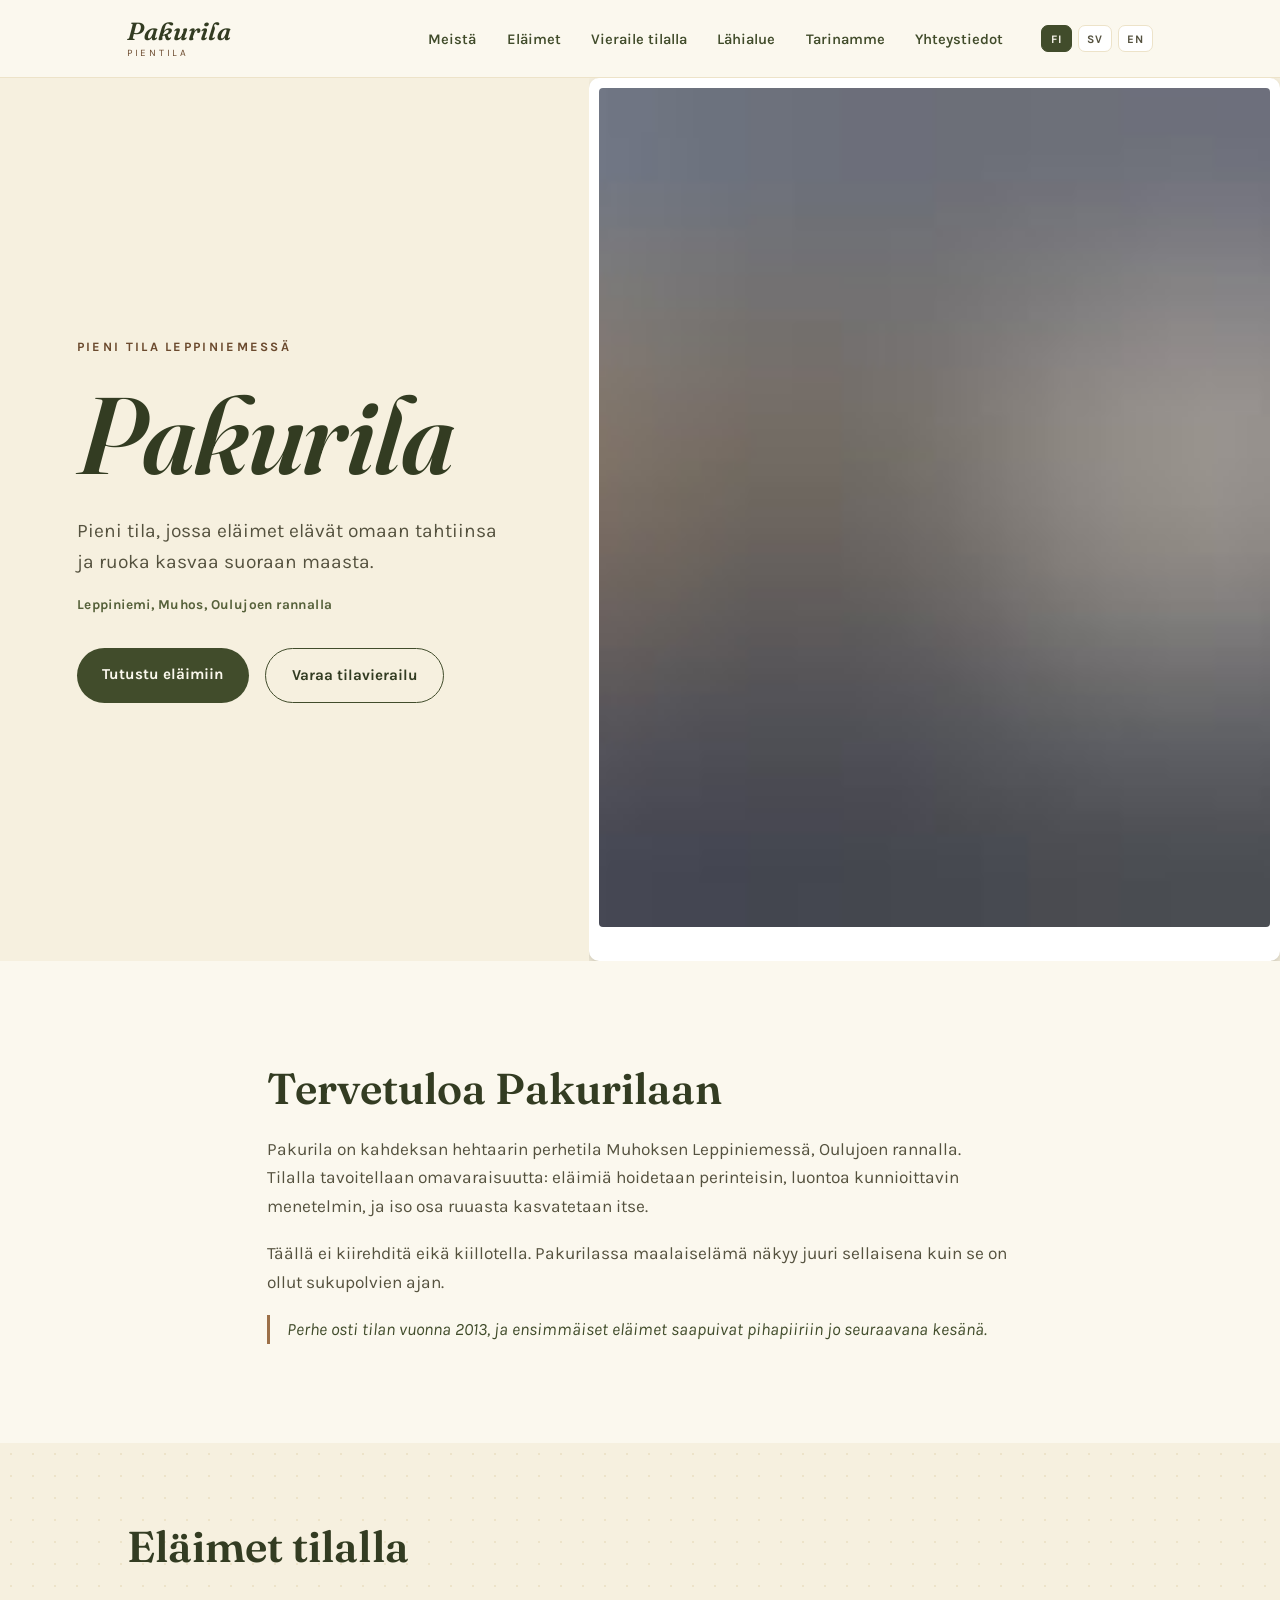
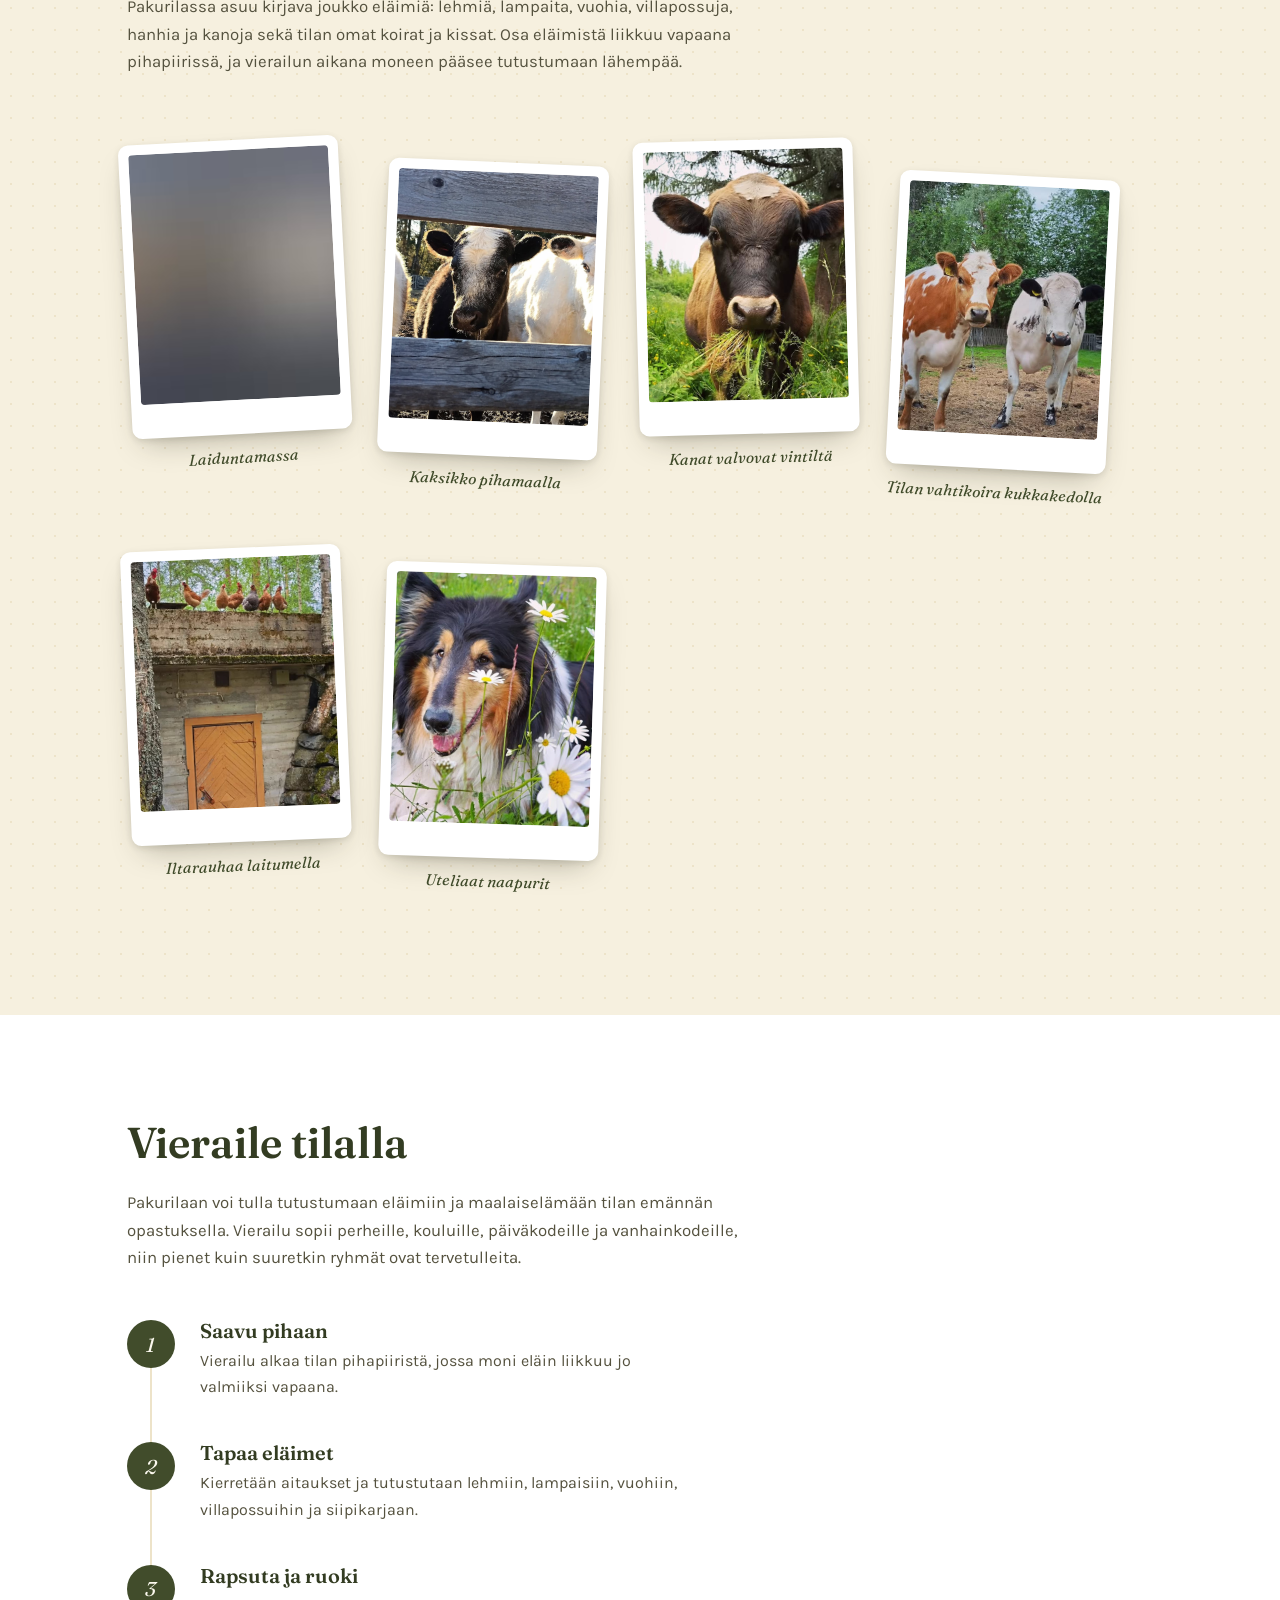
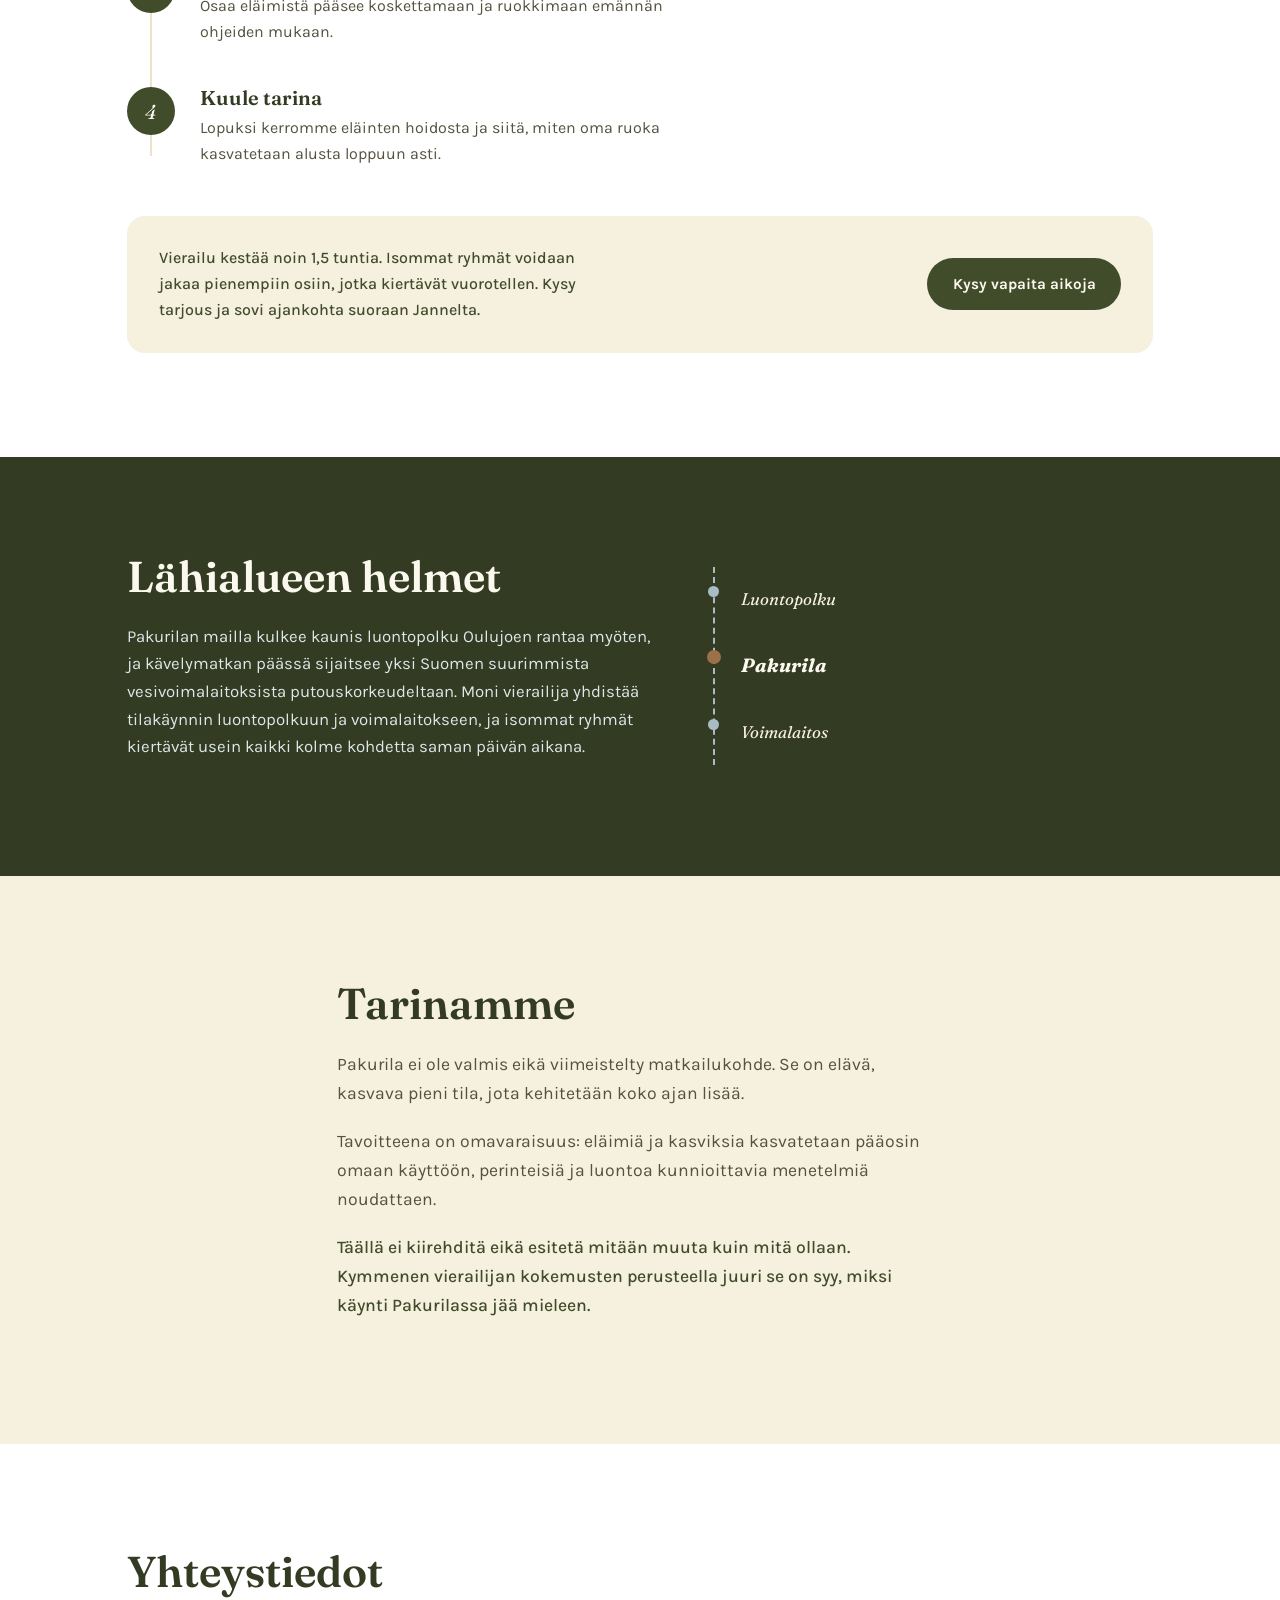
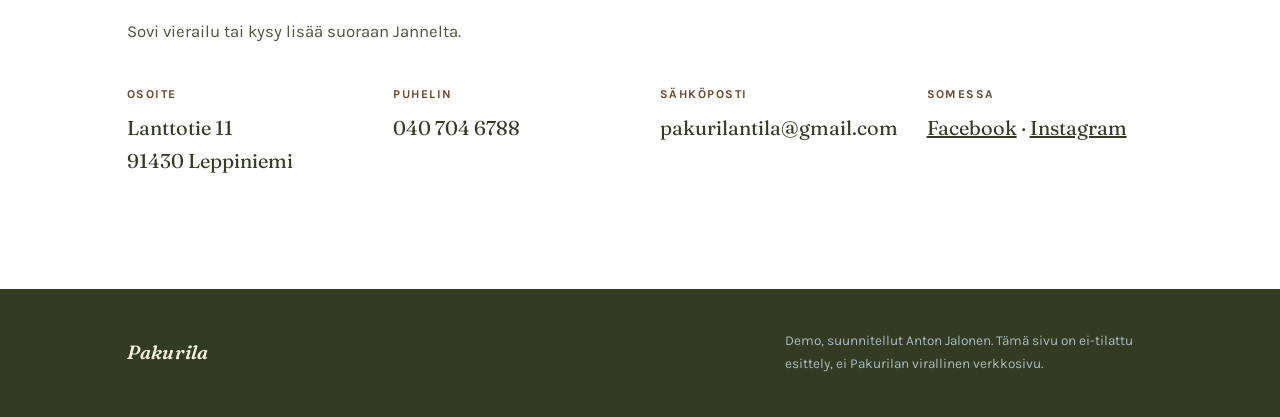
<file: index.html>
<!DOCTYPE html>
<html lang="fi">
<head>
<meta charset="UTF-8">
<meta name="viewport" content="width=device-width, initial-scale=1.0">
<title>Pakurila, pieni tila Leppiniemessä, Muhos</title>
<meta name="description" content="Pakurila on kahdeksan hehtaarin perhetila Muhoksen Leppiniemessä. Tutustu eläimiin, varaa opastettu tilavierailu ja lue tarinamme omavaraisesta maalaiselämästä.">
<link rel="preconnect" href="https://fonts.googleapis.com">
<link rel="preconnect" href="https://fonts.gstatic.com" crossorigin>
<link href="https://fonts.googleapis.com/css2?family=Fraunces:ital,opsz,wght@0,9..144,400;0,9..144,500;0,9..144,600;1,9..144,500;1,9..144,600&family=Karla:wght@400;500;600;700&display=swap" rel="stylesheet">
<link rel="stylesheet" href="css/style.css">
</head>
<body data-title-fi="Pakurila, pieni tila Leppiniemessä, Muhos" data-title-sv="Pakurila, en liten gård i Leppiniemi, Muhos" data-title-en="Pakurila, a small farm in Leppiniemi, Muhos">

<a class="skip-link" href="#main" data-fi="Siirry sisältöön" data-sv="Gå till innehållet" data-en="Skip to content">Siirry sisältöön</a>

<header class="site-header" id="site-header">
  <div class="header-inner">
    <a class="brand" href="#hero" aria-label="Pakurila, etusivulle">
      <span class="brand-word">Pakurila</span>
      <span class="brand-sub">Pientila</span>
    </a>

    <button class="nav-toggle" id="nav-toggle" aria-label="Avaa valikko" aria-expanded="false" aria-controls="site-nav">
      <span></span>
    </button>

    <nav class="site-nav" id="site-nav" aria-label="Päävalikko">
      <ul>
        <li><a href="#meista" data-fi="Meistä" data-sv="Om oss" data-en="About">Meistä</a></li>
        <li><a href="#elaimet" data-fi="Eläimet" data-sv="Djuren" data-en="Animals">Eläimet</a></li>
        <li><a href="#vieraile" data-fi="Vieraile tilalla" data-sv="Besök gården" data-en="Visit the farm">Vieraile tilalla</a></li>
        <li><a href="#lahialue" data-fi="Lähialue" data-sv="Närområdet" data-en="Nearby">Lähialue</a></li>
        <li><a href="#tarina" data-fi="Tarinamme" data-sv="Vår historia" data-en="Our story">Tarinamme</a></li>
        <li><a href="#yhteystiedot" data-fi="Yhteystiedot" data-sv="Kontakt" data-en="Contact">Yhteystiedot</a></li>
      </ul>
      <div class="lang-switch" role="group" aria-label="Kieli / Språk / Language">
        <button class="lang-btn" data-lang="fi" aria-pressed="true">FI</button>
        <button class="lang-btn" data-lang="sv" aria-pressed="false">SV</button>
        <button class="lang-btn" data-lang="en" aria-pressed="false">EN</button>
      </div>
    </nav>
  </div>
</header>

<main id="main">

  <!-- HERO: asymmetric offset, no gradient overlay, text on solid ground -->
  <section class="hero" id="hero">
    <div class="hero-text">
      <p class="eyebrow" data-fi="Pieni tila Leppiniemessä" data-sv="En liten gård i Leppiniemi" data-en="A small farm in Leppiniemi">Pieni tila Leppiniemessä</p>
      <h1 class="hero-title">Pakurila</h1>
      <p class="hero-tagline" data-fi="Pieni tila, jossa eläimet elävät omaan tahtiinsa ja ruoka kasvaa suoraan maasta." data-sv="En liten gård där djuren får leva i sin egen takt och maten växer direkt ur jorden." data-en="A small farm where animals live at their own pace and food grows straight from the soil.">Pieni tila, jossa eläimet elävät omaan tahtiinsa ja ruoka kasvaa suoraan maasta.</p>
      <p class="hero-meta" data-fi="Leppiniemi, Muhos, Oulujoen rannalla" data-sv="Leppiniemi, Muhos, vid Uleälvens strand" data-en="Leppiniemi, Muhos, on the banks of the Oulujoki river">Leppiniemi, Muhos, Oulujoen rannalla</p>
      <div class="hero-actions">
        <a class="btn btn-primary" href="#elaimet" data-fi="Tutustu eläimiin" data-sv="Upptäck djuren" data-en="Meet the animals">Tutustu eläimiin</a>
        <a class="btn btn-ghost" href="#vieraile" data-fi="Varaa tilavierailu" data-sv="Boka ett gårdsbesök" data-en="Book a farm visit">Varaa tilavierailu</a>
      </div>
    </div>
    <div class="hero-photo">
      <div class="snap-frame snap-frame--hero">
        <img src="images/lehma-laiduntaa.jpg" alt="Lehmiä laitumella Pakurilan niityllä" loading="eager"
             onerror="this.parentElement.classList.add('is-empty');this.style.display='none'">
        <div class="ph-fallback">
          <svg viewBox="0 0 48 48" fill="none" stroke-width="1.5" aria-hidden="true"><path d="M8 36 18 22l7 8 6-9 9 15" stroke-linecap="round" stroke-linejoin="round"/><circle cx="16" cy="14" r="4"/></svg>
          <span data-fi="Valokuva tulossa" data-sv="Foto kommer" data-en="Photo coming soon">Valokuva tulossa</span>
        </div>
      </div>
    </div>
  </section>

  <!-- WELCOME -->
  <section class="welcome" id="meista">
    <div class="section-inner welcome-inner">
      <h2 data-fi="Tervetuloa Pakurilaan" data-sv="Välkommen till Pakurila" data-en="Welcome to Pakurila">Tervetuloa Pakurilaan</h2>
      <div class="welcome-text">
        <p data-fi="Pakurila on kahdeksan hehtaarin perhetila Muhoksen Leppiniemessä, Oulujoen rannalla. Tilalla tavoitellaan omavaraisuutta: eläimiä hoidetaan perinteisin, luontoa kunnioittavin menetelmin, ja iso osa ruuasta kasvatetaan itse."
           data-sv="Pakurila är en åtta hektar stor familjegård i Leppiniemi, Muhos, vid Uleälvens strand. Gården strävar efter självförsörjning: djuren sköts med traditionella, naturnära metoder, och en stor del av maten odlas på plats."
           data-en="Pakurila is an eight hectare family farm in Leppiniemi, Muhos, on the banks of the Oulujoki river. The farm works toward self-sufficiency: animals are cared for using traditional, nature-close methods, and much of the food is grown right here.">
          Pakurila on kahdeksan hehtaarin perhetila Muhoksen Leppiniemessä, Oulujoen rannalla. Tilalla tavoitellaan omavaraisuutta: eläimiä hoidetaan perinteisin, luontoa kunnioittavin menetelmin, ja iso osa ruuasta kasvatetaan itse.
        </p>
        <p data-fi="Täällä ei kiirehditä eikä kiillotella. Pakurilassa maalaiselämä näkyy juuri sellaisena kuin se on ollut sukupolvien ajan."
           data-sv="Här finns ingen brådska och ingen fasad. På Pakurila syns lantlivet precis som det har levts i generationer."
           data-en="There is no rush here and no polish. Pakurila shows country life exactly as it has been lived for generations.">
          Täällä ei kiirehditä eikä kiillotella. Pakurilassa maalaiselämä näkyy juuri sellaisena kuin se on ollut sukupolvien ajan.
        </p>
        <p class="fact-line" data-fi="Perhe osti tilan vuonna 2013, ja ensimmäiset eläimet saapuivat pihapiiriin jo seuraavana kesänä."
           data-sv="Familjen köpte gården 2013, och de första djuren flyttade in redan sommaren därpå."
           data-en="The family bought the farm in 2013, and the first animals arrived the very next summer.">
          Perhe osti tilan vuonna 2013, ja ensimmäiset eläimet saapuivat pihapiiriin jo seuraavana kesänä.
        </p>
      </div>
    </div>
  </section>

  <!-- ANIMALS: corkboard gallery -->
  <section class="animals" id="elaimet">
    <div class="section-inner">
      <h2 data-fi="Eläimet tilalla" data-sv="Djuren på gården" data-en="The animals on the farm">Eläimet tilalla</h2>
      <p class="section-intro" data-fi="Pakurilassa asuu kirjava joukko eläimiä: lehmiä, lampaita, vuohia, villapossuja, hanhia ja kanoja sekä tilan omat koirat ja kissat. Osa eläimistä liikkuu vapaana pihapiirissä, ja vierailun aikana moneen pääsee tutustumaan lähempää."
         data-sv="På Pakurila bor en brokig skara djur: kor, får, getter, ullsvin, gäss och höns, samt gårdens egna hundar och katter. En del av djuren rör sig fritt på gårdsplanen, och under besöket får man ofta lära känna flera av dem på nära håll."
         data-en="Pakurila is home to a colourful mix of animals: cows, sheep, goats, curly coated wool pigs, geese and hens, along with the farm's own dogs and cats. Some of the animals roam freely around the yard, and visitors often get to know several of them up close during a visit.">
        Pakurilassa asuu kirjava joukko eläimiä: lehmiä, lampaita, vuohia, villapossuja, hanhia ja kanoja sekä tilan omat koirat ja kissat. Osa eläimistä liikkuu vapaana pihapiirissä, ja vierailun aikana moneen pääsee tutustumaan lähempää.
      </p>

      <div class="corkboard">
        <figure class="snap snap--1">
          <div class="snap-frame">
            <img src="images/lehma-laiduntaa.jpg" alt="Lehmä syömässä ruohoa Pakurilassa" loading="lazy" onerror="this.parentElement.classList.add('is-empty')">
            <div class="ph-fallback"><svg viewBox="0 0 48 48" fill="none" stroke-width="1.5" aria-hidden="true"><path d="M8 36 18 22l7 8 6-9 9 15" stroke-linecap="round" stroke-linejoin="round"/><circle cx="16" cy="14" r="4"/></svg><span data-fi="Kuva tulossa" data-sv="Foto kommer" data-en="Photo coming">Kuva tulossa</span></div>
          </div>
          <figcaption data-fi="Laiduntamassa" data-sv="På bete" data-en="Grazing">Laiduntamassa</figcaption>
        </figure>

        <figure class="snap snap--2">
          <div class="snap-frame">
            <img src="images/lehmat-kaksikko.jpg" alt="Kaksi lehmää seisomassa pihamaalla" loading="lazy" onerror="this.parentElement.classList.add('is-empty')">
            <div class="ph-fallback"><svg viewBox="0 0 48 48" fill="none" stroke-width="1.5" aria-hidden="true"><path d="M8 36 18 22l7 8 6-9 9 15" stroke-linecap="round" stroke-linejoin="round"/><circle cx="16" cy="14" r="4"/></svg><span data-fi="Kuva tulossa" data-sv="Foto kommer" data-en="Photo coming">Kuva tulossa</span></div>
          </div>
          <figcaption data-fi="Kaksikko pihamaalla" data-sv="Ett par på gårdsplanen" data-en="A pair in the yard">Kaksikko pihamaalla</figcaption>
        </figure>

        <figure class="snap snap--3">
          <div class="snap-frame">
            <img src="images/vaja-kanat.jpg" alt="Kanoja vajan turvekatolla Pakurilassa" loading="lazy" onerror="this.parentElement.classList.add('is-empty')">
            <div class="ph-fallback"><svg viewBox="0 0 48 48" fill="none" stroke-width="1.5" aria-hidden="true"><path d="M8 36 18 22l7 8 6-9 9 15" stroke-linecap="round" stroke-linejoin="round"/><circle cx="16" cy="14" r="4"/></svg><span data-fi="Kuva tulossa" data-sv="Foto kommer" data-en="Photo coming">Kuva tulossa</span></div>
          </div>
          <figcaption data-fi="Kanat valvovat vintiltä" data-sv="Hönsen vakar från taket" data-en="The hens keep watch from the roof">Kanat valvovat vintiltä</figcaption>
        </figure>

        <figure class="snap snap--4">
          <div class="snap-frame">
            <img src="images/koira-paivankakkarat.jpg" alt="Tilan koira päivänkakkaraniityllä" loading="lazy" onerror="this.parentElement.classList.add('is-empty')">
            <div class="ph-fallback"><svg viewBox="0 0 48 48" fill="none" stroke-width="1.5" aria-hidden="true"><path d="M8 36 18 22l7 8 6-9 9 15" stroke-linecap="round" stroke-linejoin="round"/><circle cx="16" cy="14" r="4"/></svg><span data-fi="Kuva tulossa" data-sv="Foto kommer" data-en="Photo coming">Kuva tulossa</span></div>
          </div>
          <figcaption data-fi="Tilan vahtikoira kukkakedolla" data-sv="Gårdens vakthund bland prästkragarna" data-en="The farm dog among the daisies">Tilan vahtikoira kukkakedolla</figcaption>
        </figure>

        <figure class="snap snap--5">
          <div class="snap-frame">
            <img src="images/metsapolku-lehma.jpg" alt="Lehmiä laitumen reunalla metsän vieressä" loading="lazy" onerror="this.parentElement.classList.add('is-empty')">
            <div class="ph-fallback"><svg viewBox="0 0 48 48" fill="none" stroke-width="1.5" aria-hidden="true"><path d="M8 36 18 22l7 8 6-9 9 15" stroke-linecap="round" stroke-linejoin="round"/><circle cx="16" cy="14" r="4"/></svg><span data-fi="Kuva tulossa" data-sv="Foto kommer" data-en="Photo coming">Kuva tulossa</span></div>
          </div>
          <figcaption data-fi="Iltarauhaa laitumella" data-sv="Kvällsro på betesmarken" data-en="Evening calm on the pasture">Iltarauhaa laitumella</figcaption>
        </figure>

        <figure class="snap snap--6">
          <div class="snap-frame">
            <img src="images/lehmat-aidalla.jpg" alt="Uteliaita lehmiä puuaidan luona" loading="lazy" onerror="this.parentElement.classList.add('is-empty')">
            <div class="ph-fallback"><svg viewBox="0 0 48 48" fill="none" stroke-width="1.5" aria-hidden="true"><path d="M8 36 18 22l7 8 6-9 9 15" stroke-linecap="round" stroke-linejoin="round"/><circle cx="16" cy="14" r="4"/></svg><span data-fi="Kuva tulossa" data-sv="Foto kommer" data-en="Photo coming">Kuva tulossa</span></div>
          </div>
          <figcaption data-fi="Uteliaat naapurit" data-sv="Nyfikna grannar" data-en="Curious neighbours">Uteliaat naapurit</figcaption>
        </figure>
      </div>
    </div>
  </section>

  <!-- VISIT: signature steps timeline -->
  <section class="visit" id="vieraile">
    <div class="section-inner">
      <h2 data-fi="Vieraile tilalla" data-sv="Besök gården" data-en="Visit the farm">Vieraile tilalla</h2>
      <p class="section-intro" data-fi="Pakurilaan voi tulla tutustumaan eläimiin ja maalaiselämään tilan emännän opastuksella. Vierailu sopii perheille, kouluille, päiväkodeille ja vanhainkodeille, niin pienet kuin suuretkin ryhmät ovat tervetulleita."
         data-sv="På Pakurila kan man uppleva djuren och lantlivet under ledning av gårdens värdinna. Besöket passar familjer, skolor, daghem och äldreboenden, både mindre och större grupper är välkomna."
         data-en="At Pakurila you can experience the animals and country life with the farm's hostess as your guide. Visits suit families, schools, daycare groups and care homes alike, both small and large groups are welcome.">
        Pakurilaan voi tulla tutustumaan eläimiin ja maalaiselämään tilan emännän opastuksella. Vierailu sopii perheille, kouluille, päiväkodeille ja vanhainkodeille, niin pienet kuin suuretkin ryhmät ovat tervetulleita.
      </p>

      <ol class="visit-steps">
        <li class="visit-step">
          <span class="step-num">1</span>
          <div class="step-body">
            <h3 data-fi="Saavu pihaan" data-sv="Ankomst till gårdsplanen" data-en="Arrive in the yard">Saavu pihaan</h3>
            <p data-fi="Vierailu alkaa tilan pihapiiristä, jossa moni eläin liikkuu jo valmiiksi vapaana."
               data-sv="Besöket börjar på gårdsplanen, där flera djur redan rör sig fritt."
               data-en="The visit starts right in the farmyard, where several animals are already roaming free.">
              Vierailu alkaa tilan pihapiiristä, jossa moni eläin liikkuu jo valmiiksi vapaana.
            </p>
          </div>
        </li>
        <li class="visit-step">
          <span class="step-num">2</span>
          <div class="step-body">
            <h3 data-fi="Tapaa eläimet" data-sv="Möt djuren" data-en="Meet the animals">Tapaa eläimet</h3>
            <p data-fi="Kierretään aitaukset ja tutustutaan lehmiin, lampaisiin, vuohiin, villapossuihin ja siipikarjaan."
               data-sv="Vi går runt hagarna och bekantar oss med korna, fåren, getterna, ullsvinen och fjäderfäna."
               data-en="We walk the paddocks and get to know the cows, sheep, goats, wool pigs and poultry.">
              Kierretään aitaukset ja tutustutaan lehmiin, lampaisiin, vuohiin, villapossuihin ja siipikarjaan.
            </p>
          </div>
        </li>
        <li class="visit-step">
          <span class="step-num">3</span>
          <div class="step-body">
            <h3 data-fi="Rapsuta ja ruoki" data-sv="Klappa och mata" data-en="Pet and feed">Rapsuta ja ruoki</h3>
            <p data-fi="Osaa eläimistä pääsee koskettamaan ja ruokkimaan emännän ohjeiden mukaan."
               data-sv="Vissa djur får man klappa och mata enligt värdinnans instruktioner."
               data-en="Some animals can be petted and fed, following the hostess's guidance.">
              Osaa eläimistä pääsee koskettamaan ja ruokkimaan emännän ohjeiden mukaan.
            </p>
          </div>
        </li>
        <li class="visit-step">
          <span class="step-num">4</span>
          <div class="step-body">
            <h3 data-fi="Kuule tarina" data-sv="Lyssna på berättelsen" data-en="Hear the story">Kuule tarina</h3>
            <p data-fi="Lopuksi kerromme eläinten hoidosta ja siitä, miten oma ruoka kasvatetaan alusta loppuun asti."
               data-sv="Till sist berättar vi om djurskötsel och hur man odlar sin egen mat från början till slut."
               data-en="We finish by talking about animal care and how food is grown from the ground up, start to finish.">
              Lopuksi kerromme eläinten hoidosta ja siitä, miten oma ruoka kasvatetaan alusta loppuun asti.
            </p>
          </div>
        </li>
      </ol>

      <div class="visit-practical">
        <p data-fi="Vierailu kestää noin 1,5 tuntia. Isommat ryhmät voidaan jakaa pienempiin osiin, jotka kiertävät vuorotellen. Kysy tarjous ja sovi ajankohta suoraan Jannelta."
           data-sv="Besöket tar omkring 1,5 timme. Större grupper kan delas in i mindre grupper som turas om. Fråga om pris och kom överens om tid direkt med Janne."
           data-en="A visit takes about 1.5 hours. Larger groups can be split into smaller ones that take turns. Ask about pricing and agree on a time directly with Janne.">
          Vierailu kestää noin 1,5 tuntia. Isommat ryhmät voidaan jakaa pienempiin osiin, jotka kiertävät vuorotellen. Kysy tarjous ja sovi ajankohta suoraan Jannelta.
        </p>
        <a class="btn btn-primary" href="#yhteystiedot" data-fi="Kysy vapaita aikoja" data-sv="Fråga om lediga tider" data-en="Ask about availability">Kysy vapaita aikoja</a>
      </div>
    </div>
  </section>

  <!-- NEARBY -->
  <section class="nearby" id="lahialue">
    <div class="section-inner nearby-inner">
      <div class="nearby-text">
        <h2 data-fi="Lähialueen helmet" data-sv="Pärlor i närområdet" data-en="Nearby gems">Lähialueen helmet</h2>
        <p data-fi="Pakurilan mailla kulkee kaunis luontopolku Oulujoen rantaa myöten, ja kävelymatkan päässä sijaitsee yksi Suomen suurimmista vesivoimalaitoksista putouskorkeudeltaan. Moni vierailija yhdistää tilakäynnin luontopolkuun ja voimalaitokseen, ja isommat ryhmät kiertävät usein kaikki kolme kohdetta saman päivän aikana."
           data-sv="Längs Pakurilas mark löper en vacker naturstig utmed Uleälven, och på gångavstånd ligger ett av Finlands största vattenkraftverk mätt i fallhöjd. Många besökare kombinerar gårdsbesöket med naturstigen och kraftverket, och större grupper besöker gärna alla tre platser under samma dag."
           data-en="A beautiful nature trail runs along the Oulujoki riverbank right at Pakurila's border, and a short walk away stands one of Finland's largest hydroelectric power plants by drop height. Many visitors combine the farm visit with the trail and the power plant, and larger groups often take in all three in a single day.">
          Pakurilan mailla kulkee kaunis luontopolku Oulujoen rantaa myöten, ja kävelymatkan päässä sijaitsee yksi Suomen suurimmista vesivoimalaitoksista putouskorkeudeltaan. Moni vierailija yhdistää tilakäynnin luontopolkuun ja voimalaitokseen, ja isommat ryhmät kiertävät usein kaikki kolme kohdetta saman päivän aikana.
        </p>
      </div>
      <div class="nearby-marks" aria-hidden="true">
        <span class="mark mark--path" data-fi="Luontopolku" data-sv="Naturstig" data-en="Nature trail">Luontopolku</span>
        <span class="mark mark--farm" data-fi="Pakurila" data-sv="Pakurila" data-en="Pakurila">Pakurila</span>
        <span class="mark mark--plant" data-fi="Voimalaitos" data-sv="Kraftverk" data-en="Power plant">Voimalaitos</span>
      </div>
    </div>
  </section>

  <!-- STORY -->
  <section class="story" id="tarina">
    <div class="section-inner story-inner">
      <h2 data-fi="Tarinamme" data-sv="Vår historia" data-en="Our story">Tarinamme</h2>
      <p data-fi="Pakurila ei ole valmis eikä viimeistelty matkailukohde. Se on elävä, kasvava pieni tila, jota kehitetään koko ajan lisää."
         data-sv="Pakurila är varken färdig eller putsad som besöksmål. Det är en levande, växande liten gård som ständigt utvecklas."
         data-en="Pakurila is not a finished or polished tourist destination. It is a living, growing small farm that keeps developing.">
        Pakurila ei ole valmis eikä viimeistelty matkailukohde. Se on elävä, kasvava pieni tila, jota kehitetään koko ajan lisää.
      </p>
      <p data-fi="Tavoitteena on omavaraisuus: eläimiä ja kasviksia kasvatetaan pääosin omaan käyttöön, perinteisiä ja luontoa kunnioittavia menetelmiä noudattaen."
         data-sv="Målet är självförsörjning: djur och grönsaker odlas i huvudsak för eget bruk, enligt traditionella och naturnära metoder."
         data-en="The goal is self-sufficiency: animals and vegetables are raised mainly for the family's own use, following traditional, nature-close methods.">
        Tavoitteena on omavaraisuus: eläimiä ja kasviksia kasvatetaan pääosin omaan käyttöön, perinteisiä ja luontoa kunnioittavia menetelmiä noudattaen.
      </p>
      <p class="story-close" data-fi="Täällä ei kiirehditä eikä esitetä mitään muuta kuin mitä ollaan. Kymmenen vierailijan kokemusten perusteella juuri se on syy, miksi käynti Pakurilassa jää mieleen."
         data-sv="Här har man ingen brådska och låtsas inte vara något annat än vad man är. Utifrån tio besökares omdömen är det just därför som ett besök på Pakurila stannar kvar i minnet."
         data-en="There is no rush here, and no pretending to be anything other than what it is. Based on ten visitors' reviews, that is exactly why a visit to Pakurila tends to stay with people.">
        Täällä ei kiirehditä eikä esitetä mitään muuta kuin mitä ollaan. Kymmenen vierailijan kokemusten perusteella juuri se on syy, miksi käynti Pakurilassa jää mieleen.
      </p>
    </div>
  </section>

  <!-- CONTACT -->
  <section class="contact" id="yhteystiedot">
    <div class="section-inner contact-inner">
      <h2 data-fi="Yhteystiedot" data-sv="Kontakt" data-en="Contact">Yhteystiedot</h2>
      <p class="section-intro" data-fi="Sovi vierailu tai kysy lisää suoraan Jannelta." data-sv="Boka ett besök eller fråga mer direkt av Janne." data-en="Arrange a visit or ask more, straight from Janne.">Sovi vierailu tai kysy lisää suoraan Jannelta.</p>

      <div class="contact-grid">
        <div class="contact-item">
          <span class="contact-label" data-fi="Osoite" data-sv="Adress" data-en="Address">Osoite</span>
          <span class="contact-value">Lanttotie 11<br>91430 Leppiniemi</span>
        </div>
        <div class="contact-item">
          <span class="contact-label" data-fi="Puhelin" data-sv="Telefon" data-en="Phone">Puhelin</span>
          <a class="contact-value" href="tel:+358407046788">040 704 6788</a>
        </div>
        <div class="contact-item">
          <span class="contact-label" data-fi="Sähköposti" data-sv="E-post" data-en="Email">Sähköposti</span>
          <a class="contact-value" href="mailto:pakurilantila@gmail.com">pakurilantila@gmail.com</a>
        </div>
        <div class="contact-item">
          <span class="contact-label" data-fi="Somessa" data-sv="Sociala medier" data-en="Social">Somessa</span>
          <span class="contact-value">
            <a href="https://www.facebook.com/pakurila/" target="_blank" rel="noopener">Facebook</a> &middot;
            <a href="https://www.instagram.com/pakurila/" target="_blank" rel="noopener">Instagram</a>
          </span>
        </div>
      </div>
    </div>
  </section>

</main>

<footer class="site-footer">
  <div class="section-inner footer-inner">
    <span class="brand-word footer-brand">Pakurila</span>
    <p class="footer-credit" data-fi="Demo, suunnitellut Anton Jalonen. Tämä sivu on ei-tilattu esittely, ei Pakurilan virallinen verkkosivu."
       data-sv="Demo, designad av Anton Jalonen. Den här sidan är en obeställd presentation, inte Pakurilas officiella webbplats."
       data-en="Demo, designed by Anton Jalonen. This page is an unsolicited preview, not Pakurila's official website.">
      Demo, suunnitellut Anton Jalonen. Tämä sivu on ei-tilattu esittely, ei Pakurilan virallinen verkkosivu.
    </p>
  </div>
</footer>

<script src="js/main.js"></script>
</body>
</html>
</file>
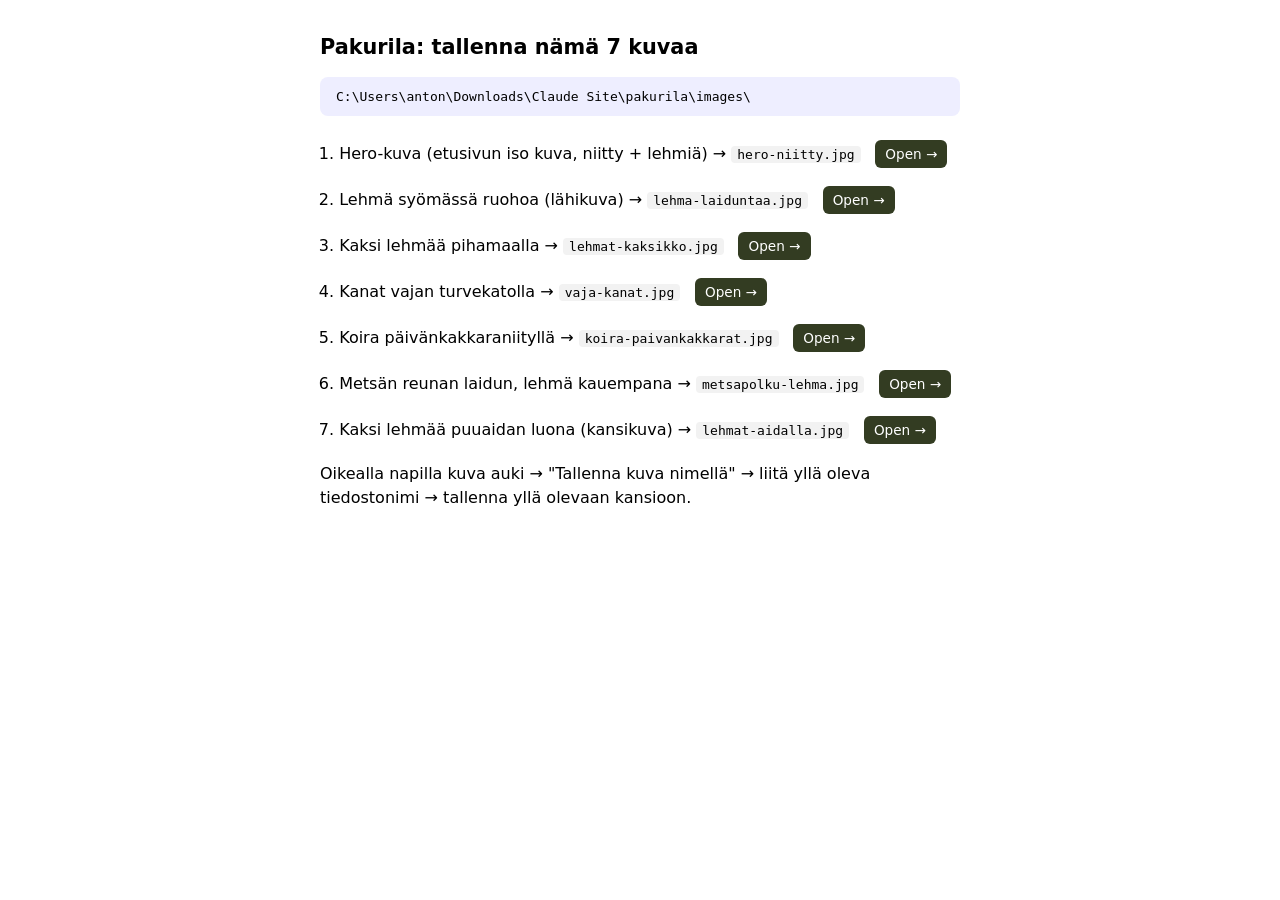
<file: PHOTO-PICKER.html>
<!DOCTYPE html>
<html lang="fi">
<head>
<meta charset="UTF-8">
<title>Pakurila: kuvien poiminta</title>
<style>
  body { font-family: system-ui, sans-serif; max-width: 640px; margin: 2rem auto; padding: 0 1rem; line-height: 1.5; }
  h1 { font-size: 1.3rem; }
  .target { background: #eef; padding: 0.6rem 1rem; border-radius: 8px; font-family: monospace; margin-bottom: 1.5rem; }
  ol { padding-left: 1.2rem; }
  li { margin-bottom: 1.1rem; }
  .fn { font-family: monospace; background: #f2f2f2; padding: 1px 6px; border-radius: 4px; }
  a.open { display: inline-block; margin-left: 0.6rem; background: #333c22; color: #fff; text-decoration: none; padding: 4px 10px; border-radius: 6px; font-size: 0.85rem; }
</style>
</head>
<body>
<h1>Pakurila: tallenna nämä 7 kuvaa</h1>
<p class="target">C:\Users\anton\Downloads\Claude Site\pakurila\images\</p>
<ol>
  <li>Hero-kuva (etusivun iso kuva, niitty + lehmiä) &rarr; <span class="fn">hero-niitty.jpg</span>
    <a class="open" target="_blank" href="https://www.facebook.com/photo.php?fbid=1490479766446950&set=pb.100064548225730.-2207520000&type=3">Open &rarr;</a></li>
  <li>Lehmä syömässä ruohoa (lähikuva) &rarr; <span class="fn">lehma-laiduntaa.jpg</span>
    <a class="open" target="_blank" href="https://www.facebook.com/photo.php?fbid=1490479793113614&set=pb.100064548225730.-2207520000&type=3">Open &rarr;</a></li>
  <li>Kaksi lehmää pihamaalla &rarr; <span class="fn">lehmat-kaksikko.jpg</span>
    <a class="open" target="_blank" href="https://www.facebook.com/photo.php?fbid=1490479786446948&set=pb.100064548225730.-2207520000&type=3">Open &rarr;</a></li>
  <li>Kanat vajan turvekatolla &rarr; <span class="fn">vaja-kanat.jpg</span>
    <a class="open" target="_blank" href="https://www.facebook.com/photo.php?fbid=1490479779780282&set=pb.100064548225730.-2207520000&type=3">Open &rarr;</a></li>
  <li>Koira päivänkakkaraniityllä &rarr; <span class="fn">koira-paivankakkarat.jpg</span>
    <a class="open" target="_blank" href="https://www.facebook.com/photo.php?fbid=1490479773113616&set=pb.100064548225730.-2207520000&type=3">Open &rarr;</a></li>
  <li>Metsän reunan laidun, lehmä kauempana &rarr; <span class="fn">metsapolku-lehma.jpg</span>
    <a class="open" target="_blank" href="https://www.facebook.com/photo.php?fbid=1490479759780284&set=pb.100064548225730.-2207520000&type=3">Open &rarr;</a></li>
  <li>Kaksi lehmää puuaidan luona (kansikuva) &rarr; <span class="fn">lehmat-aidalla.jpg</span>
    <a class="open" target="_blank" href="https://www.facebook.com/photo.php?fbid=1420074846820776&set=pb.100064548225730.-2207520000&type=3">Open &rarr;</a></li>
</ol>
<p>Oikealla napilla kuva auki &rarr; "Tallenna kuva nimellä" &rarr; liitä yllä oleva tiedostonimi &rarr; tallenna yllä olevaan kansioon.</p>
</body>
</html>
</file>
<file: css/style.css>
/* Pakurila — pieni tila Leppiniemessä
   Design language: asymmetric offset hero, corner-logo nav, corkboard/snapshot
   photo treatment, calm fades only. Palette sampled from the farm's own
   Facebook material: olive-green badge, dusty meadow sky, weathered wood. */

:root {
  --moss-900: #333c22;
  --moss-800: #414c2b;
  --moss-700: #56613a;
  --moss-100: #e8ead9;

  --sky-500: #7c93a0;
  --sky-300: #a9bcc4;
  --sky-100: #dde6e8;

  --oat-050: #fbf8ee;
  --oat-100: #f6f0df;
  --oat-200: #ede3c9;

  --barn-700: #6b4a2e;
  --barn-500: #9c7048;

  --ink: #2a2818;
  --ink-soft: #55523f;
  --white: #ffffff;

  --font-display: "Fraunces", "Iowan Old Style", serif;
  --font-body: "Karla", "Segoe UI", sans-serif;

  --radius-lg: 26px;
  --radius-md: 18px;
  --radius-sm: 10px;

  --shadow-snap: 0 14px 30px -12px rgba(42, 40, 24, 0.35), 0 2px 6px rgba(42, 40, 24, 0.12);
  --header-h: 78px;
}

* { box-sizing: border-box; }
html { scroll-behavior: smooth; scroll-padding-top: var(--header-h); }

body {
  margin: 0;
  font-family: var(--font-body);
  color: var(--ink);
  background: var(--oat-050);
  font-size: 16px;
  line-height: 1.65;
  -webkit-font-smoothing: antialiased;
}

h1, h2, h3 {
  font-family: var(--font-display);
  color: var(--moss-900);
  margin: 0 0 0.5em;
  line-height: 1.12;
  font-weight: 600;
}

h2 { font-size: clamp(1.9rem, 3.6vw, 2.7rem); }
h3 { font-size: 1.25rem; }

p { margin: 0 0 1.1em; color: var(--ink-soft); }

a { color: inherit; }

img { max-width: 100%; display: block; }

.skip-link {
  position: absolute; left: -9999px; top: 0;
  background: var(--moss-800); color: var(--oat-050);
  padding: 0.9rem 1.4rem; z-index: 999; font-weight: 700;
  border-radius: 0 0 var(--radius-sm) 0;
}
.skip-link:focus { left: 0; }

.section-inner {
  max-width: 1180px;
  margin: 0 auto;
  padding: 0 6vw;
}

/* ---------- HEADER / CORNER NAV ---------- */
.site-header {
  position: sticky;
  top: 0;
  z-index: 60;
  background: var(--oat-050);
  border-bottom: 1px solid var(--oat-200);
  height: var(--header-h);
  display: flex;
  align-items: center;
}

.header-inner {
  width: 100%;
  max-width: 1180px;
  margin: 0 auto;
  padding: 0 6vw;
  display: flex;
  align-items: center;
  justify-content: space-between;
  gap: 1.5rem;
}

.brand {
  display: flex;
  flex-direction: column;
  line-height: 1;
  text-decoration: none;
  color: var(--moss-900);
  flex-shrink: 0;
}
.brand-word {
  font-family: var(--font-display);
  font-weight: 600;
  font-style: italic;
  font-size: 1.55rem;
  letter-spacing: 0.01em;
}
.brand-sub {
  font-family: var(--font-body);
  font-size: 0.62rem;
  letter-spacing: 0.28em;
  text-transform: uppercase;
  color: var(--barn-700);
  margin-top: 0.25rem;
}

.site-nav {
  display: flex;
  align-items: center;
  gap: 2.4rem;
  margin-left: auto;
}
.site-nav ul {
  list-style: none;
  display: flex;
  gap: 1.9rem;
  margin: 0; padding: 0;
}
.site-nav a {
  text-decoration: none;
  font-size: 0.92rem;
  font-weight: 600;
  color: var(--moss-800);
  position: relative;
  padding: 0.3rem 0;
  white-space: nowrap;
}
.site-nav a:hover { color: var(--barn-700); }

.lang-switch { display: flex; gap: 0.35rem; }
.lang-btn {
  border: 1px solid var(--oat-200);
  background: var(--white);
  color: var(--ink-soft);
  font-family: var(--font-body);
  font-weight: 700;
  font-size: 0.72rem;
  letter-spacing: 0.04em;
  padding: 0.34rem 0.55rem;
  border-radius: 7px;
  cursor: pointer;
}
.lang-btn.active { background: var(--moss-800); color: var(--oat-050); border-color: var(--moss-800); }

.nav-toggle {
  display: none;
  width: 42px; height: 42px;
  border: none; background: transparent;
  cursor: pointer;
  position: relative;
}
.nav-toggle span, .nav-toggle span::before, .nav-toggle span::after {
  content: ""; position: absolute; left: 8px; right: 8px; height: 2px;
  background: var(--moss-900); transition: transform 0.2s ease, opacity 0.2s ease;
}
.nav-toggle span { top: 20px; }
.nav-toggle span::before { top: -8px; }
.nav-toggle span::after { top: 8px; }
.nav-toggle[aria-expanded="true"] span { background: transparent; }
.nav-toggle[aria-expanded="true"] span::before { transform: translateY(8px) rotate(45deg); }
.nav-toggle[aria-expanded="true"] span::after { transform: translateY(-8px) rotate(-45deg); }

/* ---------- HERO: asymmetric offset, no photo overlay ---------- */
.hero {
  display: grid;
  grid-template-columns: minmax(320px, 46%) 1fr;
  align-items: stretch;
  min-height: calc(100vh - var(--header-h));
  background: var(--oat-100);
}
.hero-text {
  display: flex;
  flex-direction: column;
  justify-content: center;
  padding: 4vw 6vw 4vw 6vw;
}
.eyebrow {
  font-size: 0.8rem;
  font-weight: 700;
  letter-spacing: 0.18em;
  text-transform: uppercase;
  color: var(--barn-700);
  margin: 0 0 1.1rem;
}
.hero-title {
  font-family: var(--font-display);
  font-style: italic;
  font-weight: 600;
  font-size: clamp(3.4rem, 9vw, 6.8rem);
  color: var(--moss-900);
  margin: 0 0 1.1rem;
  letter-spacing: -0.01em;
}
.hero-tagline {
  font-size: 1.2rem;
  color: var(--ink-soft);
  max-width: 30em;
  margin-bottom: 1rem;
}
.hero-meta {
  font-size: 0.85rem;
  color: var(--moss-700);
  font-weight: 700;
  letter-spacing: 0.03em;
  margin-bottom: 2rem;
}
.hero-actions { display: flex; gap: 1rem; flex-wrap: wrap; }

.btn {
  display: inline-block;
  text-decoration: none;
  font-weight: 700;
  font-size: 0.95rem;
  padding: 0.85rem 1.6rem;
  border-radius: 999px;
  transition: transform 0.15s ease, background 0.15s ease, color 0.15s ease;
}
.btn-primary { background: var(--moss-800); color: var(--oat-050); }
.btn-primary:hover { background: var(--moss-900); transform: translateY(-2px); }
.btn-ghost { background: transparent; color: var(--moss-900); border: 1.5px solid var(--moss-800); }
.btn-ghost:hover { background: var(--moss-800); color: var(--oat-050); transform: translateY(-2px); }

.hero-photo { position: relative; overflow: hidden; }
.snap-frame--hero {
  width: 100%; height: 100%;
  border-radius: 0;
  box-shadow: none;
  transform: none;
  background: var(--moss-100);
}
.snap-frame--hero img { width: 100%; height: 100%; object-fit: cover; }

/* ---------- SNAP / CORKBOARD PHOTO TREATMENT ---------- */
.snap-frame {
  background: var(--white);
  padding: 10px 10px 34px;
  border-radius: var(--radius-sm);
  box-shadow: var(--shadow-snap);
  position: relative;
}
.snap-frame img { border-radius: 4px; aspect-ratio: 4 / 5; object-fit: cover; width: 100%; }
.snap-frame.is-empty img { display: none; }
.ph-fallback {
  display: none;
  flex-direction: column; align-items: center; justify-content: center; gap: 0.6rem;
  aspect-ratio: 4/5; background: var(--oat-200); border-radius: 4px;
  color: var(--moss-700); font-size: 0.85rem; font-weight: 600;
}
.snap-frame.is-empty .ph-fallback { display: flex; }
.ph-fallback svg { width: 34px; height: 34px; stroke: var(--moss-700); opacity: 0.6; }
.snap-frame--hero .ph-fallback { aspect-ratio: auto; height: 100%; }

/* ---------- WELCOME ---------- */
.welcome { padding: 6.5rem 0 5rem; }
.welcome-inner { max-width: 900px; }
.welcome-text p { font-size: 1.08rem; }
.fact-line {
  border-left: 3px solid var(--barn-500);
  padding-left: 1.1rem;
  font-style: italic;
  color: var(--moss-800);
}

/* ---------- ANIMALS / CORKBOARD ---------- */
.animals {
  padding: 5rem 0 6.5rem;
  background:
    radial-gradient(var(--oat-200) 1.4px, transparent 1.4px);
  background-size: 22px 22px;
  background-color: var(--oat-100);
}
.section-intro { max-width: 62ch; font-size: 1.05rem; }

.corkboard {
  display: flex;
  flex-wrap: wrap;
  gap: 2.6rem 2.2rem;
  margin-top: 3rem;
  padding: 1rem 0;
}
.snap {
  width: 220px; margin: 0; text-align: center;
  --tilt: 0deg;
  transform: rotate(var(--tilt));
}
.snap figcaption {
  font-family: var(--font-display);
  font-style: italic;
  font-size: 0.98rem;
  color: var(--moss-800);
  margin-top: 0.7rem;
}
.snap--1 { --tilt: -3deg; }
.snap--2 { --tilt: 2.5deg; margin-top: 1.4rem; }
.snap--3 { --tilt: -1.5deg; }
.snap--4 { --tilt: 3deg; margin-top: 2.2rem; }
.snap--5 { --tilt: -2.4deg; }
.snap--6 { --tilt: 1.8deg; margin-top: 1rem; }
.corkboard .snap:hover { transform: rotate(0deg) scale(1.03); transition: transform 0.25s ease; z-index: 2; position: relative; }

/* ---------- VISIT / STEPS TIMELINE (signature) ---------- */
.visit { padding: 6.5rem 0; background: var(--white); }
.visit-steps {
  list-style: none;
  margin: 3rem 0 0;
  padding: 0;
  max-width: 720px;
  position: relative;
}
.visit-steps::before {
  content: "";
  position: absolute;
  left: 23px;
  top: 12px;
  bottom: 12px;
  width: 2px;
  background: var(--oat-200);
}
.visit-step {
  display: flex;
  gap: 1.6rem;
  position: relative;
  padding-bottom: 2.6rem;
}
.visit-step:last-child { padding-bottom: 0; }
.step-num {
  flex-shrink: 0;
  width: 48px; height: 48px;
  border-radius: 50%;
  background: var(--moss-800);
  color: var(--oat-050);
  display: flex; align-items: center; justify-content: center;
  font-family: var(--font-display);
  font-style: italic;
  font-size: 1.25rem;
  position: relative;
  z-index: 1;
}
.step-body h3 { margin-bottom: 0.35rem; }
.step-body p { margin: 0; max-width: 50ch; }

.visit-practical {
  margin-top: 3rem;
  padding: 1.8rem 2rem;
  background: var(--oat-100);
  border-radius: var(--radius-md);
  display: flex;
  align-items: center;
  justify-content: space-between;
  gap: 1.5rem;
  flex-wrap: wrap;
}
.visit-practical p { margin: 0; max-width: 46ch; color: var(--moss-800); font-weight: 500; }

/* ---------- NEARBY ---------- */
.nearby { padding: 6rem 0; background: var(--moss-900); color: var(--oat-050); }
.nearby-inner {
  display: grid;
  grid-template-columns: 1.1fr 0.9fr;
  gap: 3rem;
  align-items: center;
}
.nearby h2 { color: var(--oat-050); }
.nearby-text p { color: var(--sky-100); font-size: 1.05rem; }

.nearby-marks {
  display: flex;
  flex-direction: column;
  gap: 0;
  border-left: 2px dashed var(--sky-300);
  padding-left: 1.6rem;
  position: relative;
}
.mark {
  font-family: var(--font-display);
  font-style: italic;
  font-size: 1.05rem;
  padding: 1.15rem 0;
  color: var(--oat-100);
}
.mark::before {
  content: "";
  position: absolute;
  left: -6.5px;
  width: 11px; height: 11px;
  border-radius: 50%;
  background: var(--sky-300);
}
.mark--farm { font-weight: 700; color: var(--oat-050); font-size: 1.2rem; }
.mark--farm::before { background: var(--barn-500); width: 14px; height: 14px; left: -8px; }

/* ---------- STORY ---------- */
.story { padding: 6.5rem 0; background: var(--oat-100); }
.story-inner { max-width: 760px; }
.story p { font-size: 1.1rem; }
.story-close { color: var(--moss-800); font-weight: 500; }

/* ---------- CONTACT ---------- */
.contact { padding: 6.5rem 0 7rem; background: var(--white); }
.contact-grid {
  margin-top: 2.5rem;
  display: grid;
  grid-template-columns: repeat(auto-fit, minmax(220px, 1fr));
  gap: 2rem 2.5rem;
}
.contact-item { display: flex; flex-direction: column; gap: 0.35rem; }
.contact-label {
  font-size: 0.75rem;
  font-weight: 700;
  letter-spacing: 0.12em;
  text-transform: uppercase;
  color: var(--barn-700);
}
.contact-value {
  font-family: var(--font-display);
  font-size: 1.25rem;
  color: var(--moss-900);
  text-decoration: none;
}
.contact-value a { text-decoration: underline; }

/* ---------- FOOTER ---------- */
.site-footer { background: var(--moss-900); color: var(--sky-100); padding: 2.6rem 0; }
.footer-inner { display: flex; align-items: center; justify-content: space-between; gap: 1.5rem; flex-wrap: wrap; }
.footer-brand { font-family: var(--font-display); font-style: italic; color: var(--oat-100); font-size: 1.2rem; }
.footer-credit { margin: 0; font-size: 0.85rem; color: var(--sky-300); max-width: 46ch; }

/* ---------- REVEAL ---------- */
.reveal { opacity: 0; transform: translateY(14px); transition: opacity 0.6s ease, transform 0.6s ease; }
.reveal.in-view { opacity: 1; transform: translateY(0); }
.reveal.snap { transform: translateY(14px) rotate(var(--tilt)); }
.reveal.snap.in-view { transform: rotate(var(--tilt)); }

/* ---------- RESPONSIVE ---------- */
@media (max-width: 900px) {
  .hero { grid-template-columns: 1fr; min-height: auto; }
  .hero-photo { height: 46vh; order: -1; }
  .hero-text { padding: 3rem 6vw 3.5rem; }
  .nearby-inner { grid-template-columns: 1fr; }
}

@media (max-width: 760px) {
  .site-nav {
    position: fixed;
    top: var(--header-h);
    left: 0; right: 0;
    background: var(--oat-050);
    border-bottom: 1px solid var(--oat-200);
    flex-direction: column;
    align-items: flex-start;
    gap: 1.4rem;
    padding: 1.6rem 6vw 2rem;
    transform: translateY(-8px);
    opacity: 0;
    pointer-events: none;
    transition: opacity 0.2s ease, transform 0.2s ease;
  }
  .site-nav.open { opacity: 1; transform: translateY(0); pointer-events: auto; }
  .site-nav ul { flex-direction: column; gap: 1rem; width: 100%; }
  .nav-toggle { display: block; }
  .visit-practical { flex-direction: column; align-items: flex-start; }
}
</file>
